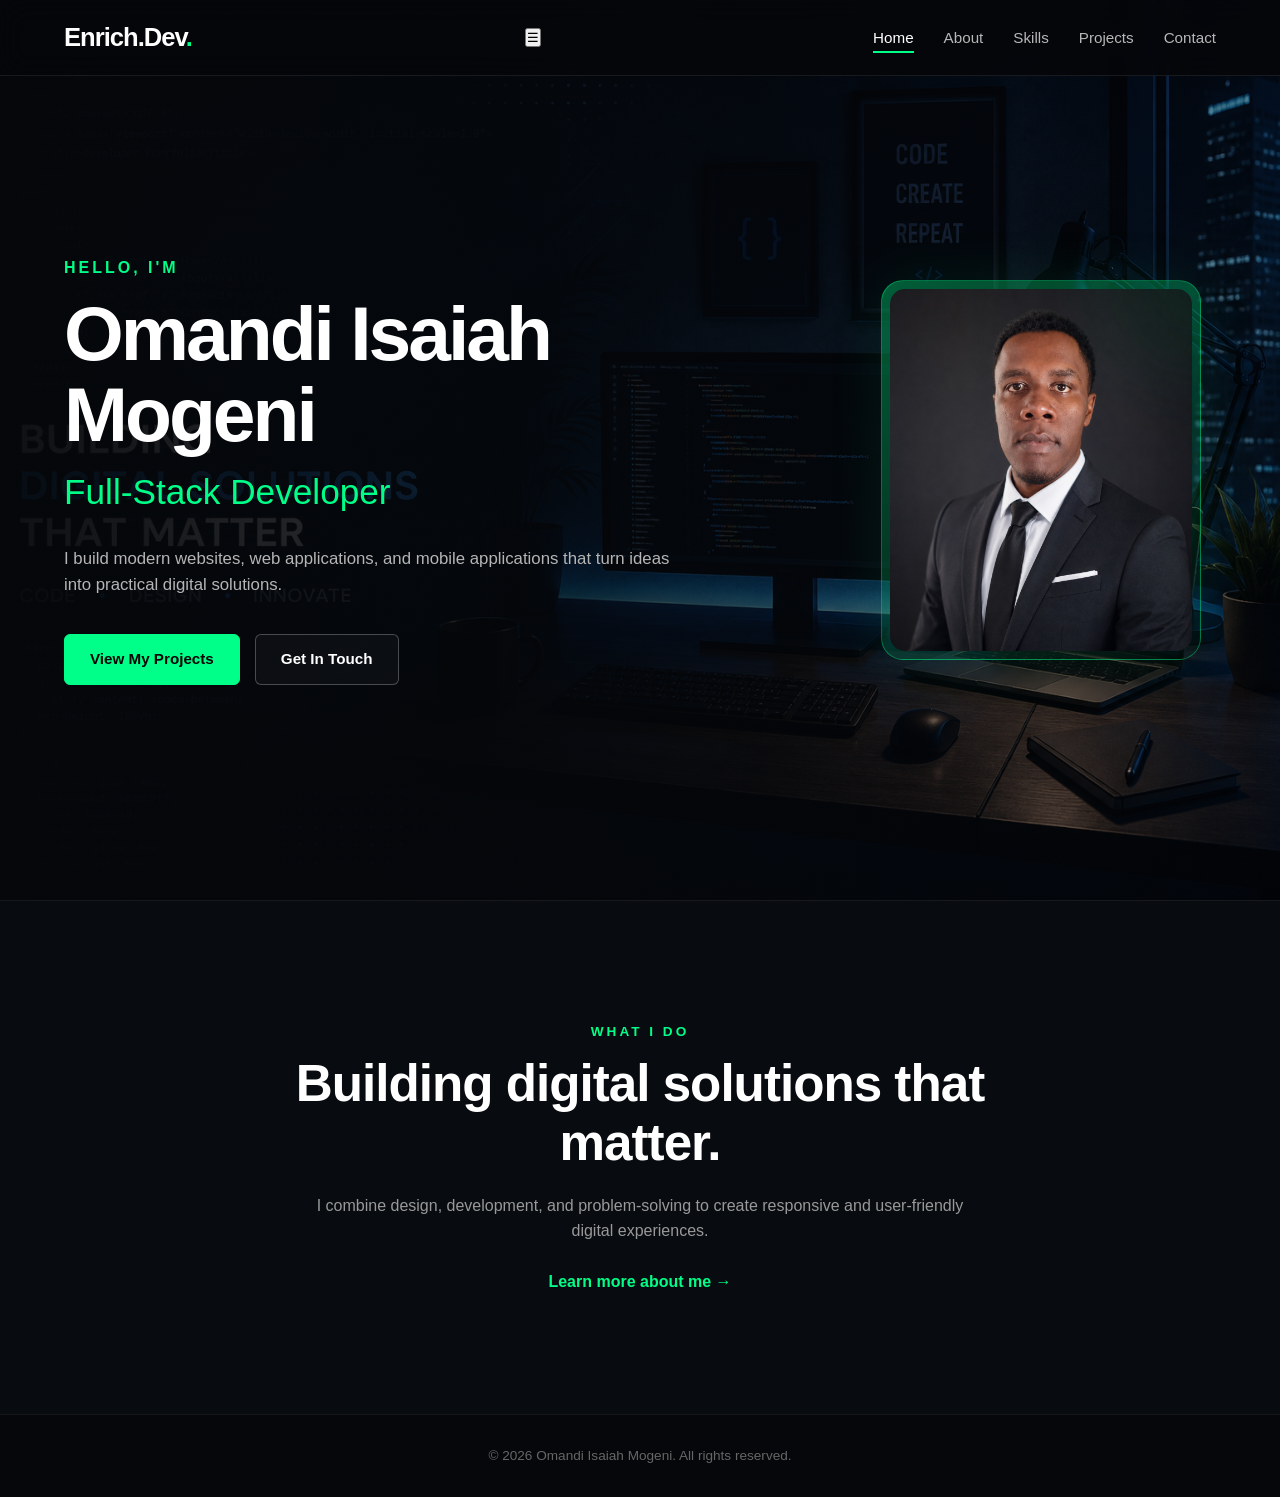
<file: index.html>
<!DOCTYPE html>

<html lang="en">

  <head>

  <meta charset="UTF-8">

  <meta
name="viewport"
content="width=device-width, initial-scale=1.0">

<meta
name="author"
content="Omandi Isaiah Mogeni">

<meta
name="description"
content="Omandi Isaiah Mogeni is a Full-Stack Developer creating modern websites, web applications, and mobile applications.">

  <title>
    Omandi Isaiah Mogeni | Full-Stack Developer
    </title> 
    <link rel="stylesheet" href="index.css">
</head>
<body>
    

  <header class="site-header">
    <nav class="navbar">

  <a href="index.html" class="logo">
    Enrich.Dev<span>.</span>
  </a>

  <ul class="nav-links">

    <li>

      <a href="index.html" class="active">
        Home
      </a>

    </li>

    <li>

      <a href="about.html">
        About
      </a>

    </li>

    <li>

      <a href="skills.html">
        Skills
      </a>

    </li>

    <li>

      <a href="projects.html">
        Projects
      </a>

    </li>

    <li>

      <a href="contact.html">
        Contact
      </a>

    </li>

  </ul>

</nav>

  </header>  
  
  <main>

<section class="hero" id="home">

  
  <div class="hero-content">

    <p class="greeting">
      Hello, I'm
    </p>

    <h1>
      Omandi Isaiah Mogeni
    </h1>

    <h2>
      Full-Stack Developer
    </h2>

    <p class="hero-description">
      I build modern websites, web applications,
      and mobile applications that turn ideas into
      practical digital solutions.
    </p>


    <!-- Buttons -->

    <div class="hero-buttons">

      <a
        href="projects.html"
        class="btn primary-btn"
        
      >
        View My Projects
      </a>

      <a
        href="contact.html"
        class="btn secondary-btn"
        
      >
        Get In Touch
      </a>

    </div>

  </div>


  

  <div class="hero-photo">

    <div class="photo-frame">

      <img
        src="profile.jpg"
        alt="Omandi Isaiah Mogeni"
      >

    </div>

  </div>

</section>



<section class="intro">

  <div class="intro-content">

    <p class="section-label">
      What I Do
    </p>

    <h2>
      Building digital solutions that matter.
    </h2>

    <p>
      I combine design, development, and problem-solving
      to create responsive and user-friendly digital
      experiences.
    </p>

    <a
      href="about.html"
      class="text-link"
      
    >
      Learn more about me →
    </a>

  </div>

</section>

  </main>  

  <footer class="site-footer">
<p>
  &copy; 2026 Omandi Isaiah Mogeni.
  All rights reserved.
</p>

  </footer>

  <script src="script.js">
</script>

  </body>

  </html>
</file>
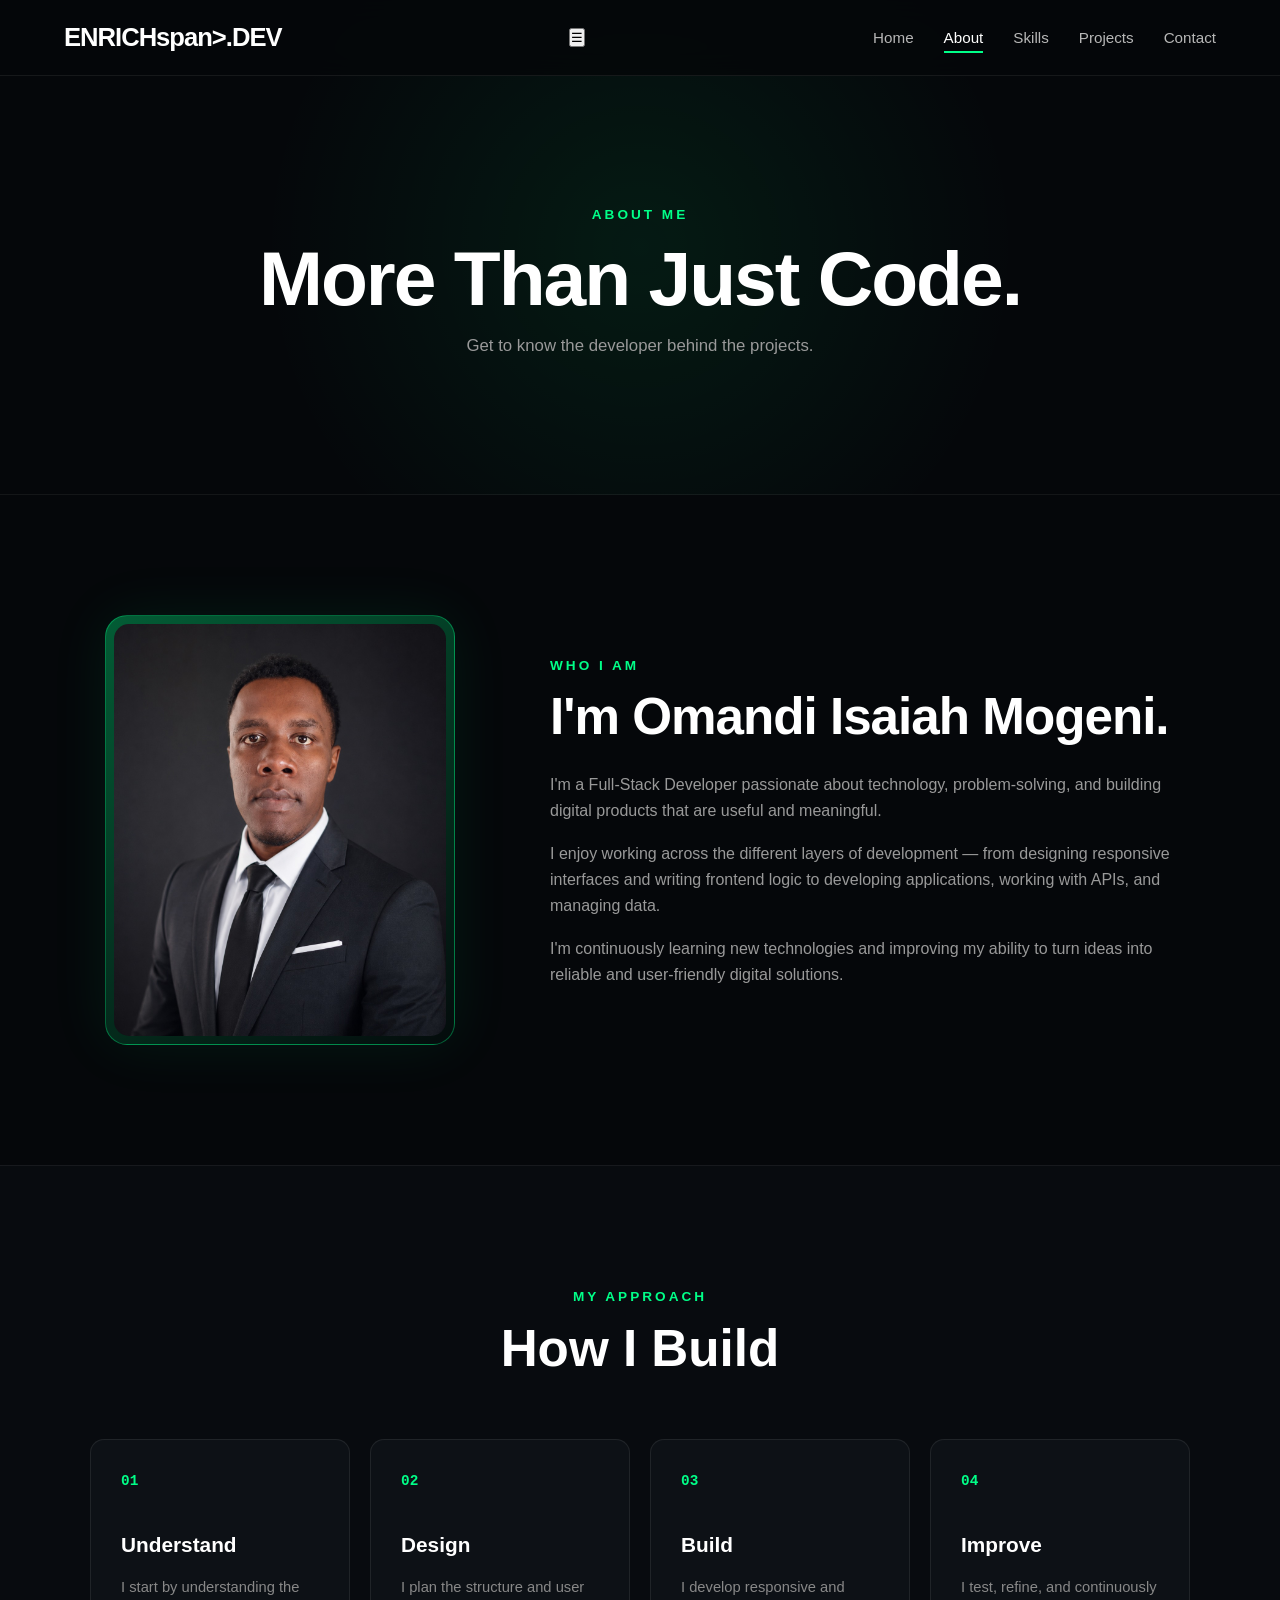
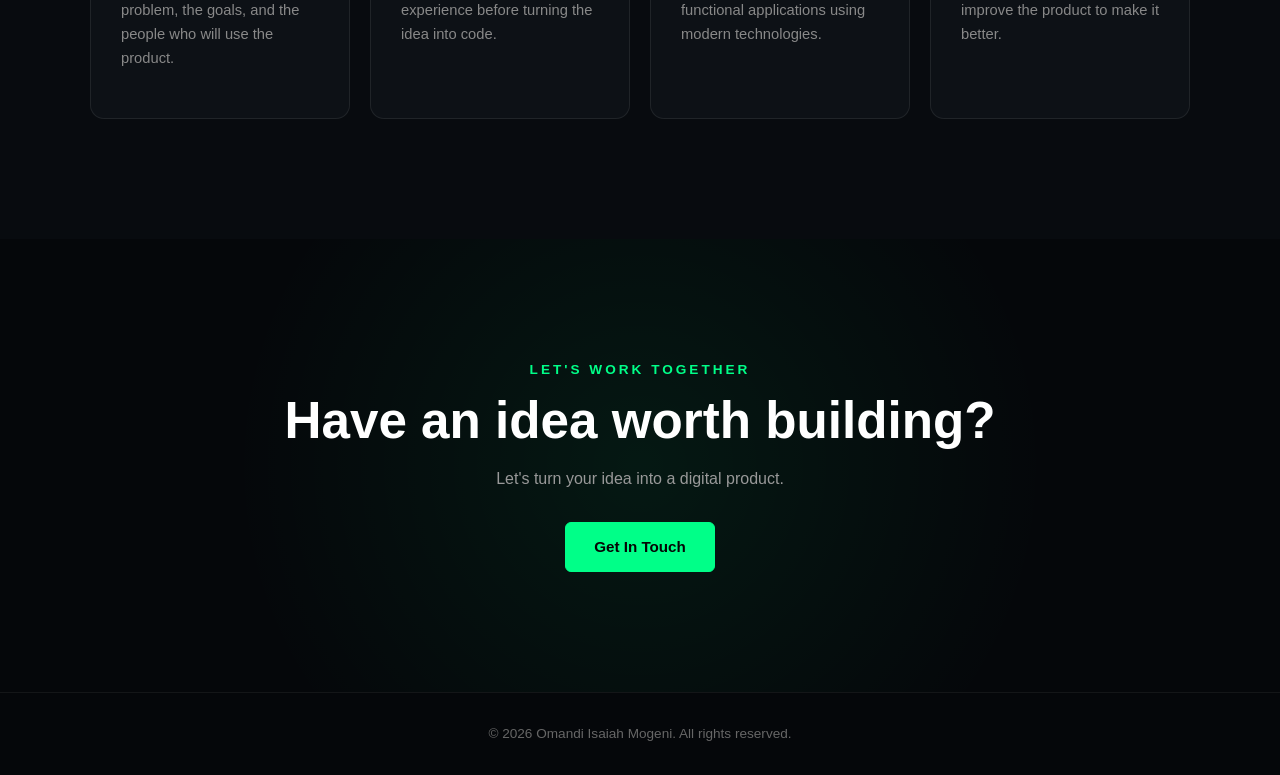
<file: about.html>
<!DOCTYPE html>
<html lang="en">
  <head>
  <meta charset="UTF-8">
  <meta
name="viewport"
content="width=device-width, initial-scale=1.0">
<meta
name="author"
content="Omandi Isaiah Mogeni">
<meta
name="description"
content="Learn more about Omandi Isaiah Mogeni, a Full-Stack Developer passionate about building modern digital solutions.">

  <title>
    About | Omandi Isaiah Mogeni
    </title>
    <link rel="stylesheet" href="about.css">
</head>
<body>
    <!-- =========================
       HEADER
  ========================== -->  
  <header class="site-header">
    <nav class="navbar">

  <a href="index.html" class="logo" target="_blank" rel="noopener noreferrer">
    ENRICHspan>.DEV</span>
  </a>


  <ul class="nav-links">

    <li>
      <a href="index.html"target="_blank" rel="noopener noreferrer">
        Home
      </a>
    </li>

    <li>
      <a href="about.html" class="active"target="_blank" rel="noopener noreferrer">
        About
      </a>
    </li>

    <li>
      <a href="skills.html"target="_blank" rel="noopener noreferrer">
        Skills
      </a>
    </li>

    <li>
      <a href="projects.html"target="_blank" rel="noopener noreferrer">
        Projects
      </a>
    </li>

    <li>
      <a href="contact.html"target="_blank" rel="noopener noreferrer">
        Contact
      </a>
    </li>

  </ul>

</nav>

  </header>  <!-- =========================
       MAIN
  ========================== --> 
  <main> 
  <!-- Page Hero -->

<section class="page-hero">

  <p class="section-label">
    About Me
  </p>

  <h1>
    More Than Just Code.
  </h1>

  <p>
    Get to know the developer behind the projects.
  </p>

</section>


<!-- =========================
     ABOUT CONTENT
========================== -->

<section class="about-section">

  <div class="about-container">


    <!-- Photo -->

    <div class="about-photo">

      <div class="photo-frame">

        <img
          src="profile.jpg"
          alt="Portrait of Omandi Isaiah Mogeni"
        >

      </div>

    </div>


    <!-- About Text -->

    <div class="about-content">

      <p class="section-label">
        Who I Am
      </p>

      <h2>
        I'm Omandi Isaiah Mogeni.
      </h2>

      <p>
        I'm a Full-Stack Developer passionate about
        technology, problem-solving, and building
        digital products that are useful and meaningful.
      </p>

      <p>
        I enjoy working across the different layers
        of development — from designing responsive
        interfaces and writing frontend logic to
        developing applications, working with APIs,
        and managing data.
      </p>

      <p>
        I'm continuously learning new technologies
        and improving my ability to turn ideas into
        reliable and user-friendly digital solutions.
      </p>

    </div>

  </div>

</section>


<!-- =========================
     DEVELOPMENT APPROACH
========================== -->

<section class="approach-section">

  <div class="section-heading">

    <p class="section-label">
      My Approach
    </p>

    <h2>
      How I Build
    </h2>

  </div>


  <div class="approach-grid">

    <article class="approach-card">

      <span class="card-number">
        01
      </span>

      <h3>
        Understand
      </h3>

      <p>
        I start by understanding the problem,
        the goals, and the people who will use
        the product.
      </p>

    </article>


    <article class="approach-card">

      <span class="card-number">
        02
      </span>

      <h3>
        Design
      </h3>

      <p>
        I plan the structure and user experience
        before turning the idea into code.
      </p>

    </article>


    <article class="approach-card">

      <span class="card-number">
        03
      </span>

      <h3>
        Build
      </h3>

      <p>
        I develop responsive and functional
        applications using modern technologies.
      </p>

    </article>


    <article class="approach-card">

      <span class="card-number">
        04
      </span>

      <h3>
        Improve
      </h3>

      <p>
        I test, refine, and continuously improve
        the product to make it better.
      </p>

    </article>

  </div>

</section>


<!-- =========================
     CTA
========================== -->

<section class="about-cta">

  <p class="section-label">
    Let's Work Together
  </p>

  <h2>
    Have an idea worth building?
  </h2>

  <p>
    Let's turn your idea into a digital product.
  </p>

  <a
    href="contact.html"
    class="btn"
    target="_blank" rel="noopener noreferrer"
  >
    Get In Touch
  </a>

</section>

  </main> 
  <!-- =========================
       FOOTER
  ========================== --> 
  <footer class="site-footer">
    <p>
  &copy; 2026 Omandi Isaiah Mogeni.
  All rights reserved.
</p>

  </footer>
  <script src="script.js"></script>
  </body>
  </html>
</file>
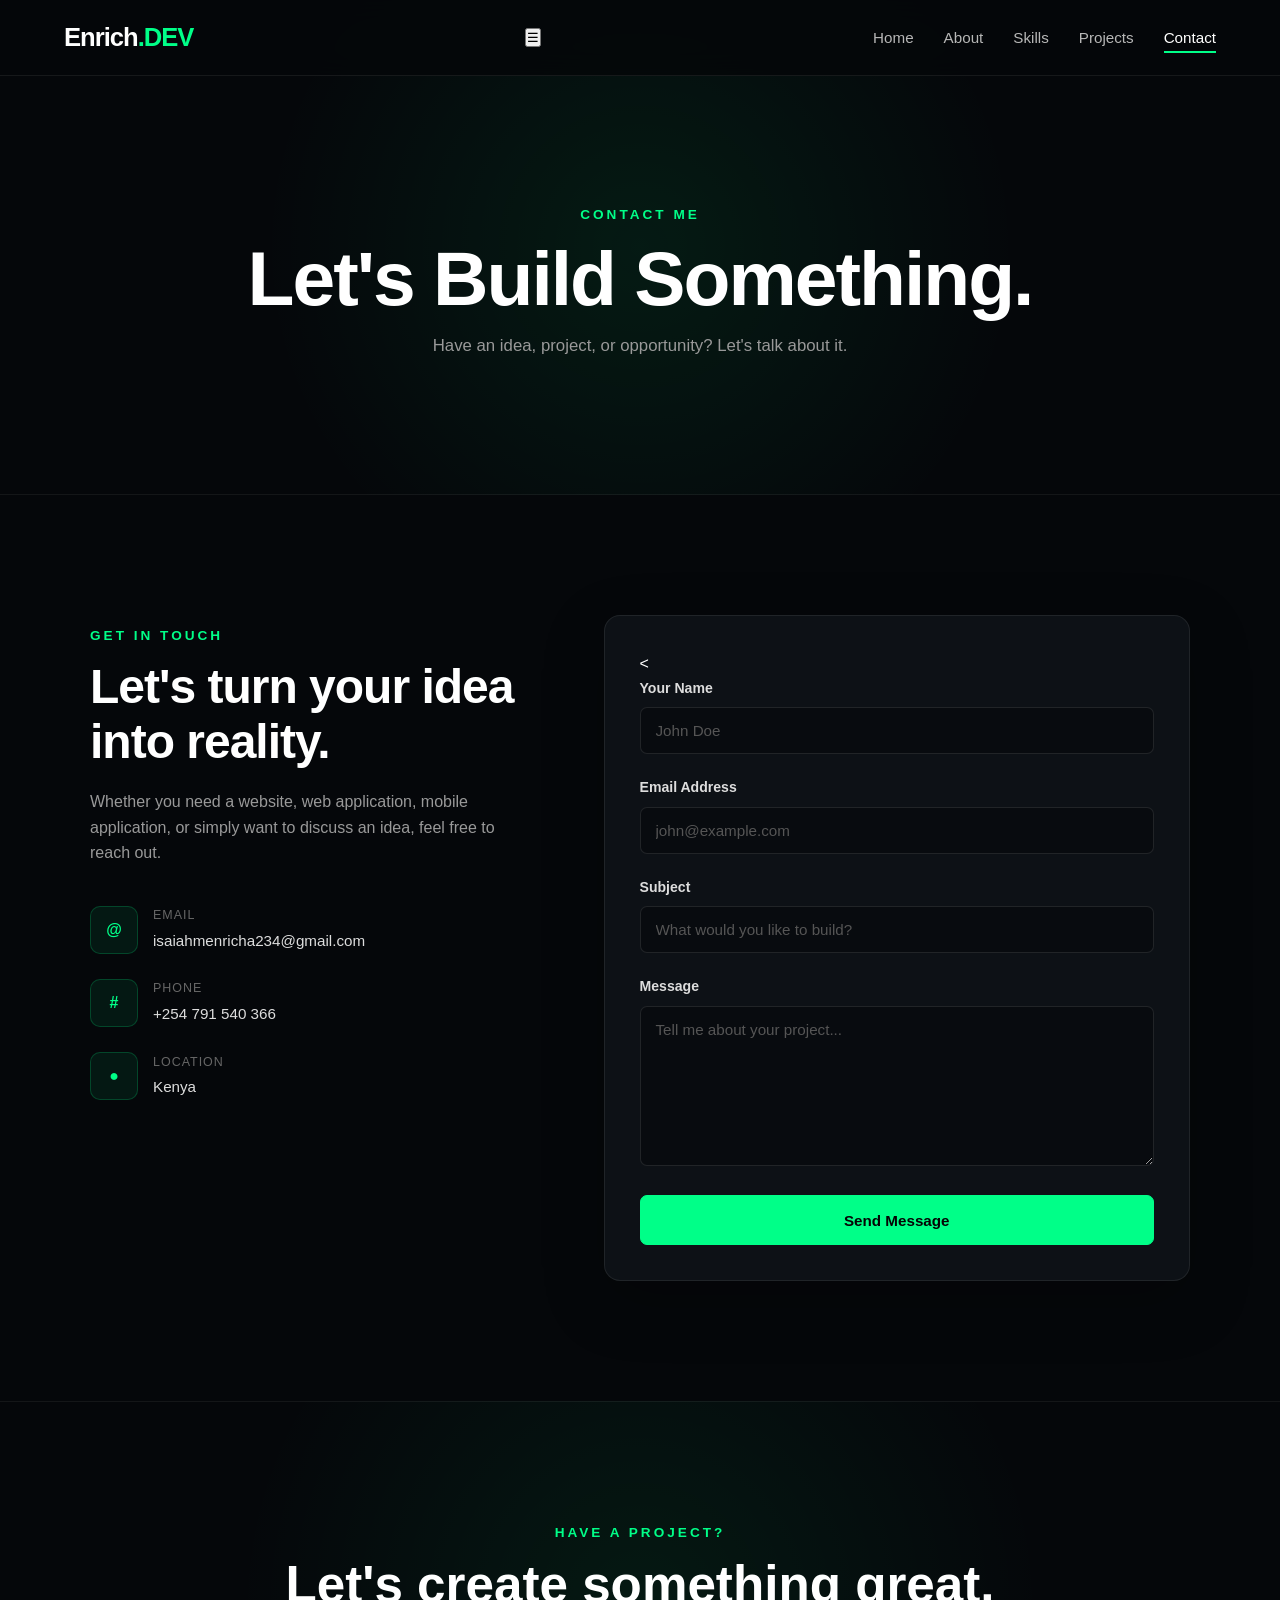
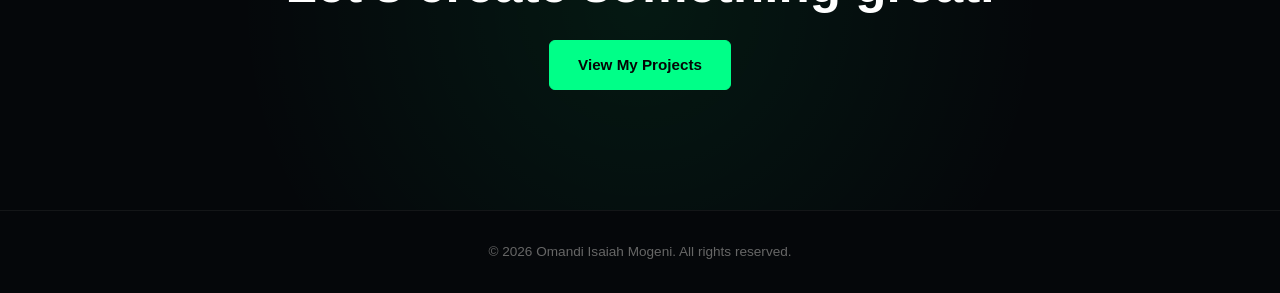
<file: contact.html>
<!-- Title: Contact Page -->

<!DOCTYPE html>
<html lang="en">
  <head>
  <meta charset="UTF-8">

<meta
name="viewport"
content="width=device-width, initial-scale=1.0">

<meta
name="author"
content="Omandi Isaiah Mogeni">

<meta
name="description"
content="Contact Omandi Isaiah Mogeni for web development, web applications, mobile applications, and other digital development projects.">

  <title>Contact | Omandi Isaiah Mogeni</title> 

  <link rel="stylesheet" href="contact.css">

</head>

<body>

    
  <header class="site-header">

    <nav class="navbar">

  <a href="index.html" class="logo">
    Enrich<span>.DEV</span>
  </a>


  <ul class="nav-links">

    <li>

      <a href="index.html">
        Home
      </a>

    </li>

    <li>

      <a href="about.html">
        About
      </a>

    </li>

    <li>

      <a href="skills.html">
        Skills
      </a>

    </li>

    <li>

      <a href="projects.html">
        Projects
      </a>

    </li>

    <li>

      <a href="contact.html" class="active">
        Contact
      </a>

    </li>

  </ul>

</nav>

  </header> 
  

  <main>

<section class="page-hero">

  <p class="section-label">
    Contact Me
  </p>

  <h1>
    Let's Build Something.
  </h1>

  <p>
    Have an idea, project, or opportunity?
    Let's talk about it.
  </p>

</section>




<section class="contact-section">


  <div class="contact-container">


    <!-- Contact Information -->


    <div class="contact-info">


      <p class="section-label">
        Get In Touch
      </p>


      <h2>
        Let's turn your idea into reality.
      </h2>

      <p>
        Whether you need a website, web application,
        mobile application, or simply want to discuss
        an idea, feel free to reach out.
      </p>


      <!-- Email -->

      <div class="contact-item">

        <div class="contact-icon">
          @
        </div>

        <div>

          <span>
            Email
          </span>

<a href="mailto:isaiahmenricha234@gmail.com">
  isaiahmenricha234@gmail.com
</a>

        </div>

      </div>


      <!-- Phone -->

      <div class="contact-item">

        <div class="contact-icon">
          #
        </div>

        <div>

          <span>
            Phone
          </span>

          <a href="tel:+254791540366">
            +254 791 540 366
          </a>

        </div>

      </div>


      <!-- Location -->

      <div class="contact-item">

        <div class="contact-icon">
          ●
        </div>

        <div>

          <span>
            Location
          </span>

          <p>
            Kenya
          </p>

        </div>

      </div>

    </div>


    <!-- =========================
         CONTACT FORM
    ========================== -->

    <div class="contact-form-container">

      <<form
  class="contact-form"
  action="https://formspree.io/f/xrpzkqyw"
  method="POST"
>

  <div class="form-group">

    <label for="name">
      Your Name
    </label>

    <input
      type="text"
      id="name"
      name="name"
      placeholder="John Doe"
      autocomplete="name"
      required
    >

  </div>


  <div class="form-group">

    <label for="email">
      Email Address
    </label>

    <input
      type="email"
      id="email"
      name="email"
      placeholder="john@example.com"
      autocomplete="email"
      required
    >

  </div>


  <div class="form-group">

    <label for="subject">
      Subject
    </label>

    <input
      type="text"
      id="subject"
      name="subject"
      placeholder="What would you like to build?"
      required
    >

  </div>


  <div class="form-group">

    <label for="message">
      Message
    </label>

    <textarea
      id="message"
      name="message"
      rows="7"
      placeholder="Tell me about your project..."
      required
    ></textarea>

  </div>


  <button
    type="submit"
    class="submit-btn"
  >
    Send Message
  </button>

</form>

    </div>

  </div>

</section>


<section class="contact-cta">

  <p class="section-label">
    Have a Project?
  </p>

  <h2>
    Let's create something great.
  </h2>

  <a
    href="projects.html"
    class="btn"
  >
    View My Projects
  </a>

</section>

  </main>  

 <footer class="site-footer">

<p>
  &copy; 2026 Omandi Isaiah Mogeni.
  All rights reserved.
</p>

  </footer>

  <script 
src="script.js">

</script>

  </body>

  </html>
</file>
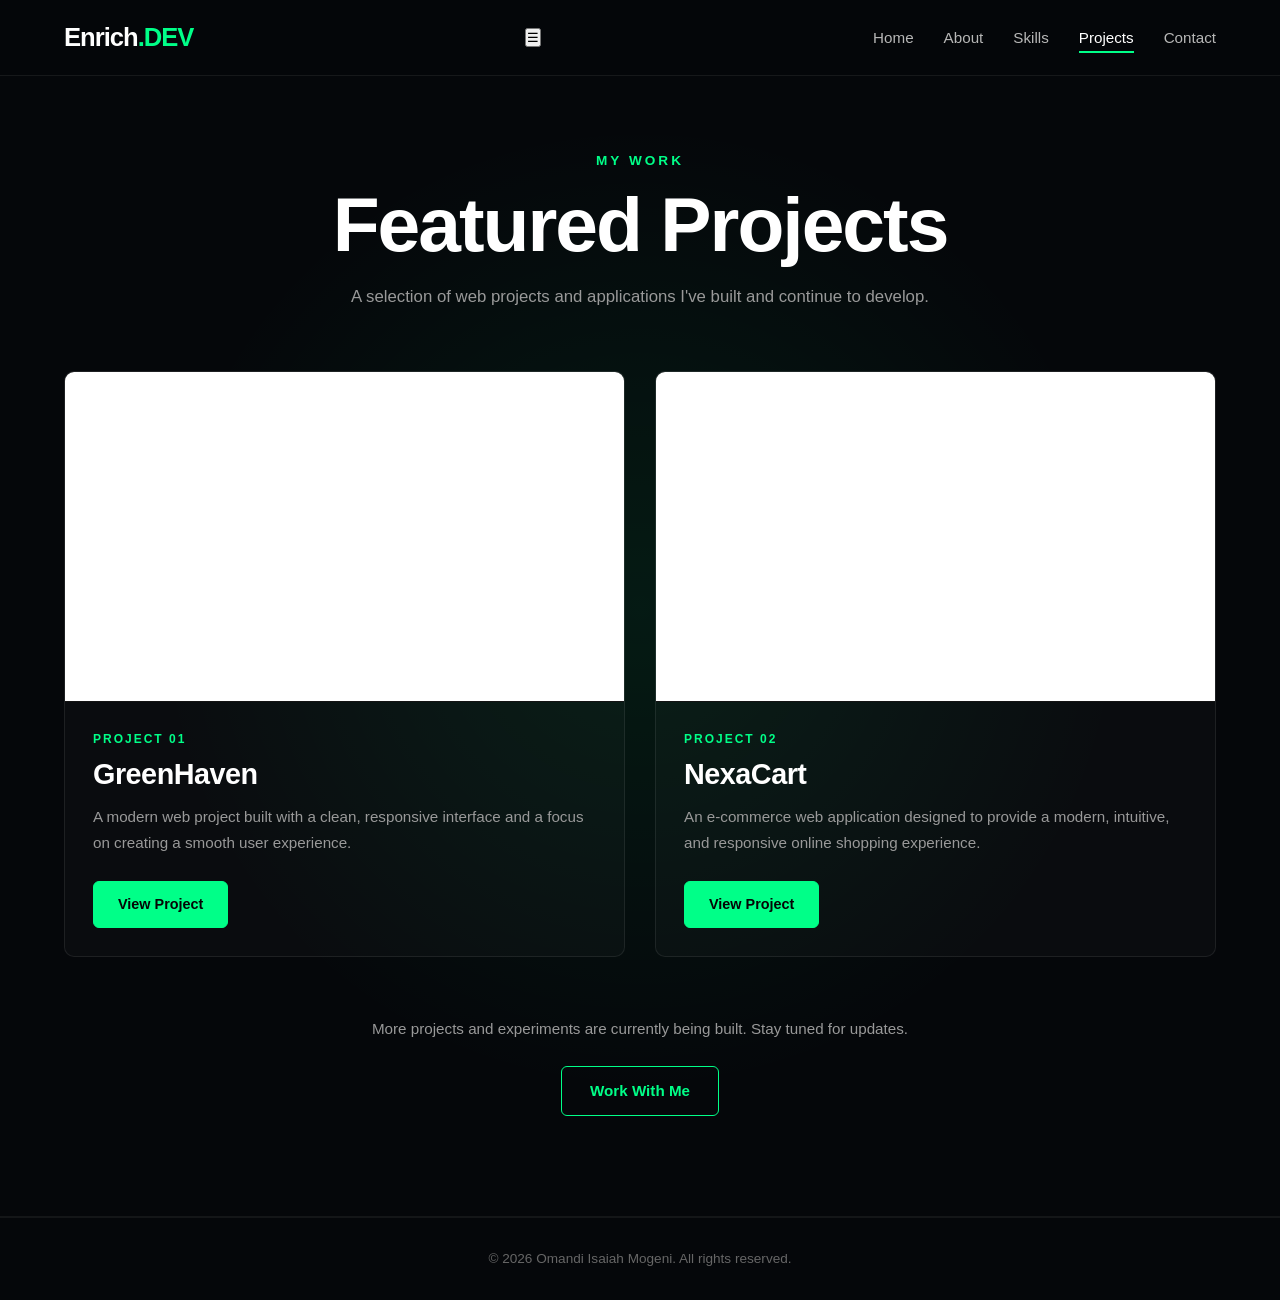
<file: projects.html>
<!DOCTYPE html>
<html lang="en">

<head>
  <meta charset="UTF-8">

  <meta
    name="viewport"
    content="width=device-width, initial-scale=1.0"
  >

  <meta
    name="author"
    content="Omandi Isaiah Mogeni"
  >

  <meta
    name="description"
    content="Projects by Omandi Isaiah Mogeni — web applications and projects built with modern technologies."
  >

  <meta
    name="keywords"
    content="Enrich DEV, Omandi Isaiah Mogeni, web developer, projects, web applications, Kenya"
  >

  <title>Projects | Enrich.DEV</title>

  <link rel="stylesheet" href="projects.css">
</head>

<body>

  <!-- =========================
       HEADER
  ========================== -->

  <header class="site-header">

    <nav class="navbar">

      <a href="index.html" class="logo">
        Enrich<span>.DEV</span>
      </a>

      <ul class="nav-links">

        <li>
          <a href="index.html">Home</a>
        </li>

        <li>
          <a href="about.html">About</a>
        </li>

        <li>
          <a href="skills.html">Skills</a>
        </li>

        <li>
          <a href="projects.html" class="active">
            Projects
          </a>
        </li>

        <li>
          <a href="contact.html">Contact</a>
        </li>

      </ul>

    </nav>

  </header>


  <!-- =========================
       MAIN
  ========================== -->

  <main>

    <section class="projects">

      <div class="projects-header">

        <p class="section-label">
          My Work
        </p>

        <h1>
          Featured Projects
        </h1>

        <p class="projects-intro">
          A selection of web projects and applications
          I've built and continue to develop.
        </p>

      </div>


      <!-- =========================
           PROJECTS GRID
      ========================== -->

      <div class="projects-grid">


        <!-- =========================
             PROJECT 01 — GREENHAVEN
        ========================== -->

        <article class="project-card">

          <div class="project-preview">

            <iframe
              src="https://greenhaven-seven.vercel.app/"
              title="GreenHaven Project Preview"
              loading="lazy"
              allowfullscreen>
            </iframe>

          </div>


          <div class="project-content">

            <p class="project-number">
              Project 01
            </p>

            <h2>
              GreenHaven
            </h2>

            <p class="project-description">
              A modern web project built with a clean,
              responsive interface and a focus on creating
              a smooth user experience.
            </p>


            <div class="project-actions">

              <a
                href="https://greenhaven-seven.vercel.app/"
                target="_blank"
                rel="noopener noreferrer"
                class="project-btn"
              >
                View Project
              </a>

            </div>

          </div>

        </article>



        <!-- =========================
             PROJECT 02 — NEXACART
        ========================== -->

        <article class="project-card">

          <div class="project-preview">

            <iframe
              src="https://nexacart-two.vercel.app/"
              title="NexaCart Project Preview"
              loading="lazy"
              allowfullscreen>
            </iframe>

          </div>


          <div class="project-content">

            <p class="project-number">
              Project 02
            </p>

            <h2>
              NexaCart
            </h2>

            <p class="project-description">
              An e-commerce web application designed to
              provide a modern, intuitive, and responsive
              online shopping experience.
            </p>


            <div class="project-actions">

              <a
                href="https://nexacart-two.vercel.app/"
                target="_blank"
                rel="noopener noreferrer"
                class="project-btn"
              >
                View Project
              </a>

            </div>

          </div>

        </article>


      </div>


      <!-- =========================
           MORE PROJECTS
      ========================== -->

      <div class="projects-footer">

        <p>
          More projects and experiments are currently
          being built. Stay tuned for updates.
        </p>

        <a
          href="contact.html"
          class="contact-project-btn"
        >
          Work With Me
        </a>

      </div>

    </section>

  </main>


  <!-- =========================
       FOOTER
  ========================== -->

  <footer class="site-footer">

    <p>
      &copy; 2026 Omandi Isaiah Mogeni.
      All rights reserved.
    </p>

  </footer>


  <!-- =========================
       JAVASCRIPT
  ========================== -->

  <script src="script.js"></script>

</body>

</html>
</file>
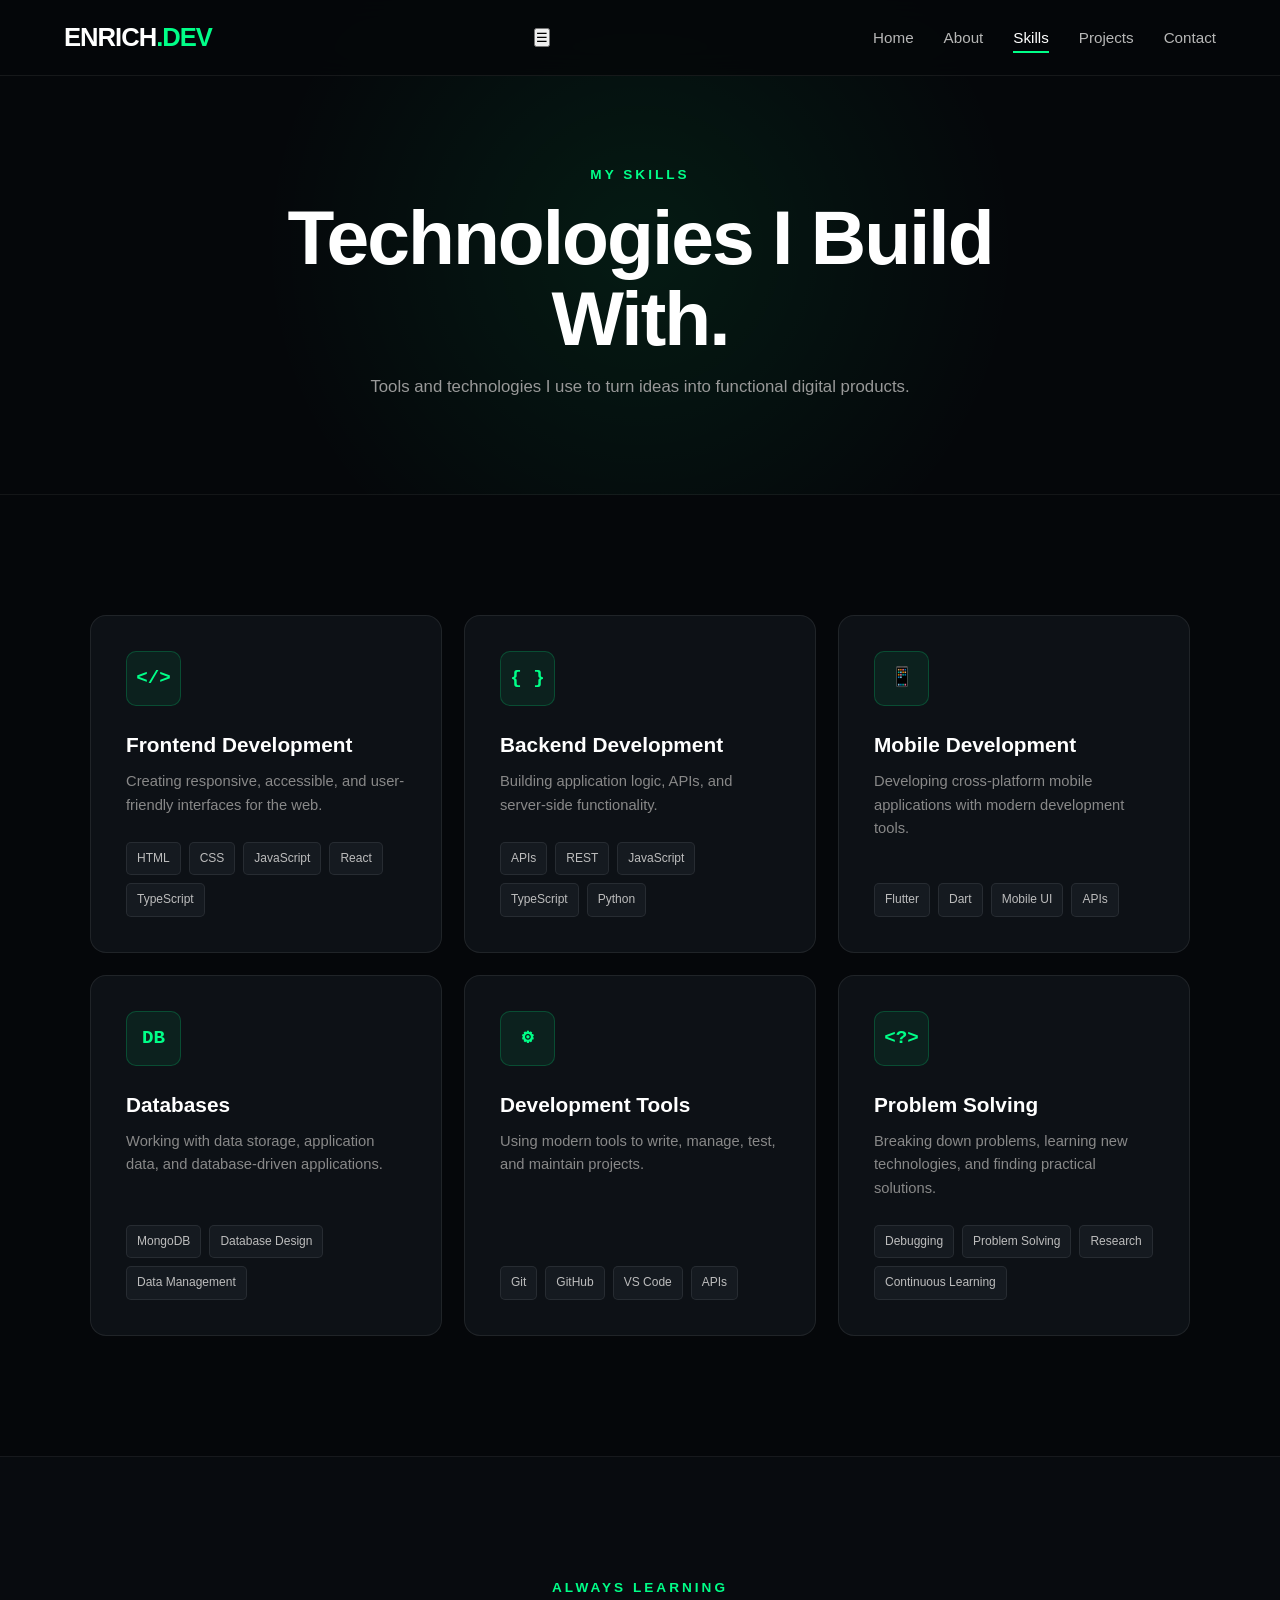
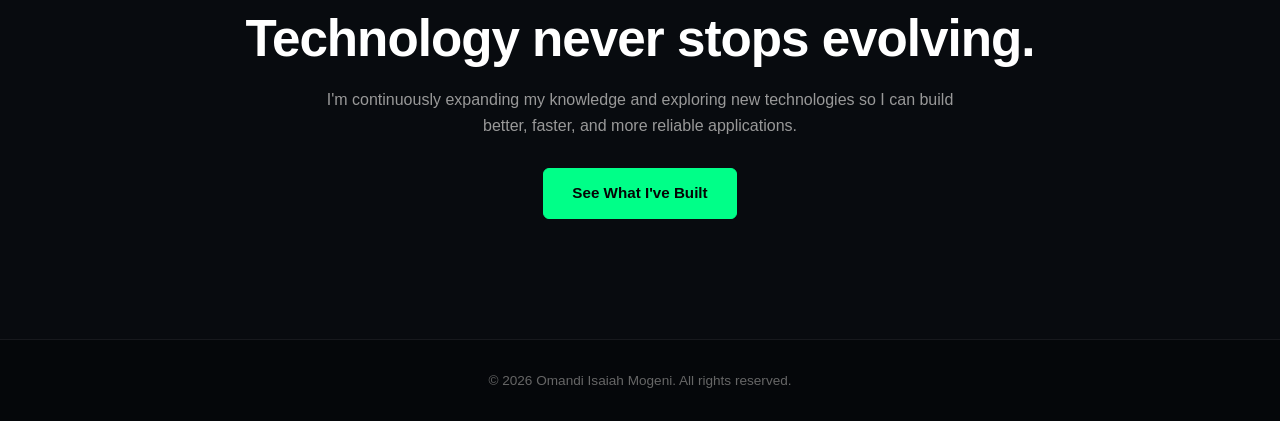
<file: skills.html>
<!-- Title: Skills Page -->
<!DOCTYPE html>
<html lang="en">
  <head>
  <meta charset="UTF-8">
  <meta
name="viewport"
content="width=device-width, initial-scale=1.0">
<meta
name="author"
content="Omandi Isaiah Mogeni">

<meta
name="description"
content="Explore the technical skills and technologies of Omandi Isaiah Mogeni, including frontend, backend, mobile development, databases, APIs, and development tools.">

  <title>
    Skills | Omandi Isaiah Mogeni
    </title>
  <link rel="stylesheet" href="skills.css">
</head>
<body>
    <!-- =========================
       HEADER
  ========================== --> 
  <header class="site-header">
    <nav class="navbar">

  <a href="index.html" class="logo" target="_blank" rel="noopener noreferrer">
    ENRICH<span>.DEV</span>
  </a>


  <ul class="nav-links">

    <li>
      <a href="index.html" target="_blank" rel="noopener noreferrer">
        Home
      </a>
    </li>

    <li>
      <a href="about.html" target="_blank" rel="noopener noreferrer">
        About
      </a>
    </li>

    <li>
      <a href="skills.html" class="active" target="_blank" rel="noopener noreferrer">
        Skills
      </a>
    </li>

    <li>
      <a href="projects.html" target="_blank" rel="noopener noreferrer">
        Projects
      </a>
    </li>

    <li>
      <a href="contact.html" target="_blank" rel="noopener noreferrer">
        Contact
      </a>
    </li>

  </ul>

</nav>

  </header>  <!-- =========================
       MAIN
  ========================== -->  
  <main><!-- Page Hero -->

<section class="page-hero">

  <p class="section-label">
    My Skills
  </p>

  <h1>
    Technologies I Build With.
  </h1>

  <p>
    Tools and technologies I use to turn ideas
    into functional digital products.
  </p>

</section>


<!-- =========================
     SKILLS
========================== -->

<section class="skills-section">

  <div class="skills-container">


    <!-- Frontend -->

    <article class="skill-card">

      <div class="skill-icon">
        &lt;/&gt;
      </div>

      <h2>
        Frontend Development
      </h2>

      <p>
        Creating responsive, accessible, and
        user-friendly interfaces for the web.
      </p>

      <div class="technology-list">

        <span>HTML</span>
        <span>CSS</span>
        <span>JavaScript</span>
        <span>React</span>
        <span>TypeScript</span>

      </div>

    </article>


    <!-- Backend -->

    <article class="skill-card">

      <div class="skill-icon">
        { }
      </div>

      <h2>
        Backend Development
      </h2>

      <p>
        Building application logic, APIs, and
        server-side functionality.
      </p>

      <div class="technology-list">

        <span>APIs</span>
        <span>REST</span>
        <span>JavaScript</span>
        <span>TypeScript</span>
        <span>Python</span>

      </div>

    </article>


    <!-- Mobile -->

    <article class="skill-card">

      <div class="skill-icon">
        📱
      </div>

      <h2>
        Mobile Development
      </h2>

      <p>
        Developing cross-platform mobile applications
        with modern development tools.
      </p>

      <div class="technology-list">

        <span>Flutter</span>
        <span>Dart</span>
        <span>Mobile UI</span>
        <span>APIs</span>

      </div>

    </article>


    <!-- Database -->

    <article class="skill-card">

      <div class="skill-icon">
        DB
      </div>

      <h2>
        Databases
      </h2>

      <p>
        Working with data storage, application
        data, and database-driven applications.
      </p>

      <div class="technology-list">

        <span>MongoDB</span>
        <span>Database Design</span>
        <span>Data Management</span>

      </div>

    </article>


    <!-- Tools -->

    <article class="skill-card">

      <div class="skill-icon">
        ⚙
      </div>

      <h2>
        Development Tools
      </h2>

      <p>
        Using modern tools to write, manage,
        test, and maintain projects.
      </p>

      <div class="technology-list">

        <span>Git</span>
        <span>GitHub</span>
        <span>VS Code</span>
        <span>APIs</span>

      </div>

    </article>


    <!-- Problem Solving -->

    <article class="skill-card">

      <div class="skill-icon">
        &lt;?&gt;
      </div>

      <h2>
        Problem Solving
      </h2>

      <p>
        Breaking down problems, learning new
        technologies, and finding practical solutions.
      </p>

      <div class="technology-list">

        <span>Debugging</span>
        <span>Problem Solving</span>
        <span>Research</span>
        <span>Continuous Learning</span>

      </div>

    </article>

  </div>

</section>


<!-- =========================
     LEARNING SECTION
========================== -->

<section class="learning-section">

  <div class="learning-content">

    <p class="section-label">
      Always Learning
    </p>

    <h2>
      Technology never stops evolving.
    </h2>

    <p>
      I'm continuously expanding my knowledge and
      exploring new technologies so I can build better,
      faster, and more reliable applications.
    </p>

    <a
      href="projects.html"
      class="btn"
      target="_blank" rel="noopener noreferrer"
    >
      See What I've Built
    </a>

  </div>

</section>

  </main>  <!-- =========================
       FOOTER
  ========================== --> 
  <footer class="site-footer">
    <p>
  &copy; 2026 Omandi Isaiah Mogeni.
  All rights reserved.
</p>

  </footer>
  <script src="script.js"></script>
  </body>
  </html>
</file>
<file: index.css>
/* =========================================
OMandi Isaiah Mogeni
Personal Portfolio - Landing Page
index.css
========================================= */

/* =========================================
RESET
========================================= */

* {
  margin: 0;
  padding: 0;
  box-sizing: border-box;
  }

html {
scroll-behavior: smooth;
}

body {
min-height: 100vh;

font-family:
Arial,
Helvetica,
sans-serif;

background: #05070a;
color: #ffffff;

line-height: 1.6;
}

/* =========================================
GENERAL
========================================= */

a {
color: inherit;
text-decoration: none;
}

ul {
list-style: none;
}

img {
max-width: 100%;
}

/* =========================================
HEADER
========================================= */

.site-header {
position: fixed;

top: 0;
left: 0;

width: 100%;

z-index: 1000;

background: rgba(5, 7, 10, 0.85);

backdrop-filter: blur(14px);

border-bottom: 1px solid rgba(255, 255, 255, 0.08);
}

/* =========================================
NAVBAR
========================================= */

.navbar {
width: 90%;
max-width: 1200px;

min-height: 75px;

margin: 0 auto;

display: flex;

align-items: center;
justify-content: space-between;

gap: 30px;
}

/* =========================================
LOGO
========================================= */

.logo {
font-size: 1.6rem;

font-weight: 700;

letter-spacing: -1px;

white-space: nowrap;
}

.logo span {
color: #00ff88;
}

/* =========================================
NAVIGATION LINKS
========================================= */

.nav-links {
display: flex;

align-items: center;

gap: 30px;
}

.nav-links a {
position: relative;

color: #b7b7b7;

font-size: 0.95rem;

transition: 0.3s ease;
}

.nav-links a:hover,
.nav-links a.active {
color: #ffffff;
}

/* Navigation underline */

.nav-links a::after {
content: "";

position: absolute;

left: 0;
bottom: -7px;

width: 0;
height: 2px;

background: #00ff88;

transition: width 0.3s ease;
}

.nav-links a:hover::after,
.nav-links a.active::after {
width: 100%;
}

/* =========================================
HERO
========================================= */

.hero {
position: relative;

min-height: 100vh;

width: 100%;

padding: 120px 5% 80px;

display: flex;

align-items: center;
justify-content: space-between;

gap: 70px;

overflow: hidden;

background-image:
linear-gradient(
90deg,
rgba(5, 7, 10, 0.96) 0%,
rgba(5, 7, 10, 0.82) 42%,
rgba(5, 7, 10, 0.42) 100%
),
url("background.png");

background-size: cover;

background-position: center;

background-repeat: no-repeat;
}

/* =========================================
HERO CONTENT
========================================= */

.hero-content {
position: relative;

z-index: 2;

width: 100%;
max-width: 700px;
}

/* =========================================
GREETING
========================================= */

.greeting {
margin-bottom: 12px;

color: #00ff88;

font-size: 1rem;

font-weight: 700;

letter-spacing: 3px;

text-transform: uppercase;
}

/* =========================================
MAIN HEADING
========================================= */

.hero h1 {
margin-bottom: 10px;

font-size: clamp(2.7rem, 6vw, 5.5rem);

line-height: 1.05;

letter-spacing: -3px;

font-weight: 800;
}

/* =========================================
JOB TITLE
========================================= */

.hero h2 {
margin-bottom: 25px;

color: #00ff88;

font-size: clamp(1.4rem, 3vw, 2.2rem);

font-weight: 500;
}

/* =========================================
DESCRIPTION
========================================= */

.hero-description {
max-width: 620px;

margin-bottom: 35px;

color: #b5b5b5;

font-size: 1.05rem;
}

/* =========================================
HERO BUTTONS
========================================= */

.hero-buttons {
display: flex;

flex-wrap: wrap;

gap: 15px;
}

/* =========================================
BUTTON
========================================= */

.btn {
display: inline-flex;

align-items: center;
justify-content: center;

min-height: 48px;

padding: 12px 25px;

border-radius: 6px;

font-size: 0.95rem;

font-weight: 700;

transition:
transform 0.3s ease,
box-shadow 0.3s ease,
border-color 0.3s ease,
color 0.3s ease;
}

/* Primary */

.primary-btn {
background: #00ff88;

color: #050505;

border: 1px solid #00ff88;
}

.primary-btn:hover {
transform: translateY(-3px);

box-shadow:
0 12px 30px rgba(0, 255, 136, 0.2);
}

/* Secondary */

.secondary-btn {
background: rgba(255, 255, 255, 0.03);

color: #ffffff;

border: 1px solid rgba(255, 255, 255, 0.25);
}

.secondary-btn:hover {
transform: translateY(-3px);

color: #00ff88;

border-color: #00ff88;
}

/* =========================================
PROFILE PHOTO
========================================= */

.hero-photo {
position: relative;

z-index: 2;

flex: 0 0 350px;

display: flex;

align-items: center;
justify-content: center;
}

/* Photo frame */

.photo-frame {
position: relative;

width: 320px;
height: 380px;

padding: 8px;

background:
linear-gradient(
145deg,
rgba(0, 255, 136, 0.35),
rgba(0, 255, 136, 0.03)
);

border: 1px solid rgba(0, 255, 136, 0.35);

border-radius: 22px;

overflow: hidden;

box-shadow:
0 0 60px rgba(0, 255, 136, 0.08);

transition: 0.4s ease;
}

/* Photo frame hover */

.photo-frame:hover {
transform: translateY(-8px);

border-color: #00ff88;

box-shadow:
0 25px 70px rgba(0, 255, 136, 0.15);
}

/* Photo */

.photo-frame img {
width: 100%;
height: 100%;

display: block;

object-fit: cover;

object-position: center;

border-radius: 15px;
}

/* =========================================
PHOTO GLOW
========================================= */

.photo-frame::before {
content: "";

position: absolute;

width: 180px;
height: 180px;

top: -90px;
right: -90px;

background: #00ff88;

opacity: 0.08;

border-radius: 50%;

filter: blur(50px);

pointer-events: none;
}

/* =========================================
INTRODUCTION
========================================= */

.intro {
width: 100%;

padding: 120px 5%;

background: #080b0f;

border-top: 1px solid rgba(255, 255, 255, 0.06);
}

/* =========================================
INTRO CONTENT
========================================= */

.intro-content {
width: 100%;

max-width: 800px;

margin: 0 auto;

text-align: center;
}

/* =========================================
SECTION LABEL
========================================= */

.section-label {
margin-bottom: 12px;

color: #00ff88;

font-size: 0.85rem;

font-weight: 700;

letter-spacing: 3px;

text-transform: uppercase;
}

/* =========================================
INTRO HEADING
========================================= */

.intro h2 {
margin-bottom: 20px;

font-size: clamp(2rem, 4vw, 3.2rem);

line-height: 1.15;

letter-spacing: -1px;
}

/* =========================================
INTRO TEXT
========================================= */

.intro p:not(.section-label) {
max-width: 650px;

margin: 0 auto 25px;

color: #999999;

font-size: 1rem;
}

/* =========================================
TEXT LINK
========================================= */

.text-link {
display: inline-block;

color: #00ff88;

font-weight: 700;

transition: 0.3s ease;
}

.text-link:hover {
transform: translateX(5px);
}

/* =========================================
FOOTER
========================================= */

.site-footer {
width: 100%;

padding: 30px 5%;

text-align: center;

background: #05070a;

border-top: 1px solid rgba(255, 255, 255, 0.06);

color: #666666;

font-size: 0.85rem;
}

/* =========================================
TABLETS
========================================= */

@media (max-width: 950px) {

.hero {
gap: 40px;

padding-left: 6%;
padding-right: 6%;

}

.hero h1 {
font-size: clamp(2.5rem, 6vw, 4rem);
}

.hero-photo {
flex: 0 0 280px;
}

.photo-frame {
width: 270px;
height: 330px;
}

.nav-links {
gap: 20px;
}

}

/* =========================================
MOBILE / TABLET
========================================= */

@media (max-width: 750px) {

.navbar {
min-height: 70px;
}

.nav-links {
gap: 14px;
}

.nav-links a {
font-size: 0.82rem;
}

/* Hero becomes vertical */

.hero {
min-height: auto;

padding-top: 130px;
padding-bottom: 90px;

flex-direction: column;

text-align: center;

background-position: center;

}

.hero-content {
max-width: 650px;
}

.hero-description {
margin-left: auto;
margin-right: auto;
}

.hero-buttons {
justify-content: center;
}

.hero-photo {
flex: none;

width: 100%;

}

.photo-frame {
width: 260px;
height: 320px;
}

}

/* =========================================
SMALL MOBILE
========================================= */

@media (max-width: 550px) {

.site-header {
position: absolute;
}

.navbar {
width: 94%;

flex-direction: column;

justify-content: center;

gap: 8px;

padding: 15px 0;

}

.nav-links {
width: 100%;

justify-content: center;

flex-wrap: wrap;

gap: 10px 15px;

}

.nav-links a {
font-size: 0.78rem;
}

.hero {
padding-top: 155px;

padding-left: 6%;
padding-right: 6%;

}

.greeting {
font-size: 0.8rem;

letter-spacing: 2px;

}

.hero h1 {
font-size: 2.5rem;

letter-spacing: -1.5px;

}

.hero h2 {
font-size: 1.35rem;
}

.hero-description {
font-size: 0.95rem;
}

.hero-buttons {
width: 100%;

flex-direction: column;

gap: 12px;

}

.btn {
width: 100%;
}

.photo-frame {
width: 230px;
height: 285px;
}

.intro {
padding: 85px 7%;
}

.intro h2 {
font-size: 2rem;
}

}

/* =========================================
VERY SMALL PHONES
========================================= */

@media (max-width: 380px) {

.nav-links {
gap: 8px 11px;
}

.nav-links a {
font-size: 0.7rem;
}

.hero h1 {
font-size: 2.2rem;
}

.photo-frame {
width: 210px;
height: 265px;
}

}
</file>
<file: about.css>
/* =========================================
OMandi Isaiah Mogeni
About Page
about.css
========================================= */

/* =========================================
RESET
========================================= */

* {
  margin: 0;
  padding: 0;
  box-sizing: border-box;
  }

html {
scroll-behavior: smooth;
}

body {
min-height: 100vh;

font-family:
Arial,
Helvetica,
sans-serif;

background: #05070a;

color: #ffffff;

line-height: 1.6;
}

/* =========================================
GENERAL
========================================= */

a {
color: inherit;
text-decoration: none;
}

ul {
list-style: none;
}

img {
max-width: 100%;
display: block;
}

/* =========================================
HEADER
========================================= */

.site-header {
position: fixed;

top: 0;
left: 0;

width: 100%;

z-index: 1000;

background: rgba(5, 7, 10, 0.88);

backdrop-filter: blur(14px);

border-bottom: 1px solid rgba(255, 255, 255, 0.07);
}

/* =========================================
NAVBAR
========================================= */

.navbar {
width: 90%;
max-width: 1200px;

min-height: 75px;

margin: 0 auto;

display: flex;

align-items: center;
justify-content: space-between;

gap: 30px;
}

/* =========================================
LOGO
========================================= */

.logo {
font-size: 1.6rem;

font-weight: 700;

letter-spacing: -1px;

white-space: nowrap;
}

.logo span {
color: #00ff88;
}

/* =========================================
NAVIGATION
========================================= */

.nav-links {
display: flex;

align-items: center;

gap: 30px;
}

.nav-links a {
position: relative;

color: #b7b7b7;

font-size: 0.95rem;

transition: 0.3s ease;
}

.nav-links a:hover,
.nav-links a.active {
color: #ffffff;
}

/* Navigation underline */

.nav-links a::after {
content: "";

position: absolute;

left: 0;
bottom: -7px;

width: 0;
height: 2px;

background: #00ff88;

transition: width 0.3s ease;
}

.nav-links a:hover::after,
.nav-links a.active::after {
width: 100%;
}

/* =========================================
PAGE HERO
========================================= */

.page-hero {
min-height: 55vh;

padding:
150px 5% 80px;

display: flex;

flex-direction: column;

align-items: center;
justify-content: center;

text-align: center;

background:
radial-gradient(
circle at center,
rgba(0, 255, 136, 0.08),
transparent 55%
);

border-bottom: 1px solid rgba(255, 255, 255, 0.06);
}

/* =========================================
SECTION LABEL
========================================= */

.section-label {
margin-bottom: 12px;

color: #00ff88;

font-size: 0.85rem;

font-weight: 700;

letter-spacing: 3px;

text-transform: uppercase;
}

/* =========================================
PAGE HERO HEADING
========================================= */

.page-hero h1 {
max-width: 900px;

margin-bottom: 15px;

font-size: clamp(2.8rem, 6vw, 5rem);

line-height: 1.05;

letter-spacing: -2px;
}

.page-hero > p:last-child {
color: #999999;

font-size: 1.05rem;
}

/* =========================================
ABOUT SECTION
========================================= */

.about-section {
padding: 120px 5%;
}

/* =========================================
ABOUT CONTAINER
========================================= */

.about-container {
width: 100%;

max-width: 1100px;

margin: 0 auto;

display: grid;

grid-template-columns:
minmax(280px, 380px)
1fr;

align-items: center;

gap: 80px;
}

/* =========================================
ABOUT PHOTO
========================================= */

.about-photo {
display: flex;

justify-content: center;
}

/* =========================================
PHOTO FRAME
========================================= */

.photo-frame {
width: 350px;
height: 430px;

padding: 8px;

background:
linear-gradient(
145deg,
rgba(0, 255, 136, 0.35),
rgba(0, 255, 136, 0.02)
);

border:
1px solid
rgba(0, 255, 136, 0.35);

border-radius: 22px;

box-shadow:
0 0 60px
rgba(0, 255, 136, 0.08);

overflow: hidden;

transition: 0.4s ease;
}

.photo-frame:hover {
transform: translateY(-8px);

border-color: #00ff88;

box-shadow:
0 25px 70px
rgba(0, 255, 136, 0.14);
}

/* =========================================
PHOTO
========================================= */

.photo-frame img {
width: 100%;
height: 100%;

object-fit: cover;

object-position: center;

border-radius: 15px;
}

/* =========================================
ABOUT CONTENT
========================================= */

.about-content {
max-width: 650px;
}

.about-content h2 {
margin-bottom: 25px;

font-size: clamp(2rem, 4vw, 3.2rem);

line-height: 1.15;

letter-spacing: -1px;
}

.about-content p:not(.section-label) {
margin-bottom: 18px;

color: #999999;

font-size: 1rem;
}

/* =========================================
APPROACH SECTION
========================================= */

.approach-section {
padding: 120px 5%;

background: #080b0f;

border-top:
1px solid
rgba(255, 255, 255, 0.06);
}

/* =========================================
SECTION HEADING
========================================= */

.section-heading {
max-width: 800px;

margin: 0 auto 60px;

text-align: center;
}

.section-heading h2 {
font-size: clamp(2rem, 4vw, 3.2rem);

line-height: 1.15;
}

/* =========================================
APPROACH GRID
========================================= */

.approach-grid {
width: 100%;

max-width: 1100px;

margin: 0 auto;

display: grid;

grid-template-columns:
repeat(4, 1fr);

gap: 20px;
}

/* =========================================
APPROACH CARD
========================================= */

.approach-card {
position: relative;

min-height: 280px;

padding: 30px;

background: #0d1116;

border:
1px solid
rgba(255, 255, 255, 0.08);

border-radius: 14px;

transition:
transform 0.3s ease,
border-color 0.3s ease,
box-shadow 0.3s ease;
}

.approach-card:hover {
transform: translateY(-8px);

border-color:
rgba(0, 255, 136, 0.4);

box-shadow:
0 20px 50px
rgba(0, 0, 0, 0.3);
}

/* =========================================
CARD NUMBER
========================================= */

.card-number {
display: block;

margin-bottom: 35px;

color: #00ff88;

font-family: monospace;

font-size: 0.9rem;

font-weight: 700;
}

/* =========================================
CARD HEADING
========================================= */

.approach-card h3 {
margin-bottom: 15px;

font-size: 1.3rem;
}

/* =========================================
CARD TEXT
========================================= */

.approach-card p {
color: #888888;

font-size: 0.92rem;
}

/* =========================================
CTA
========================================= */

.about-cta {
padding: 120px 5%;

text-align: center;

background:
radial-gradient(
circle at center,
rgba(0, 255, 136, 0.07),
transparent 60%
);
}

.about-cta h2 {
margin-bottom: 15px;

font-size: clamp(2rem, 4vw, 3.2rem);

line-height: 1.15;
}

.about-cta > p:not(.section-label) {
margin-bottom: 30px;

color: #999999;
}

/* =========================================
CTA BUTTON
========================================= */

.btn {
display: inline-flex;

align-items: center;
justify-content: center;

min-height: 48px;

padding: 12px 28px;

background: #00ff88;

color: #050505;

border:
1px solid
#00ff88;

border-radius: 6px;

font-size: 0.95rem;

font-weight: 700;

transition: 0.3s ease;
}

.btn:hover {
transform: translateY(-3px);

box-shadow:
0 12px 30px
rgba(0, 255, 136, 0.2);
}

/* =========================================
FOOTER
========================================= */

.site-footer {
padding: 30px 5%;

text-align: center;

background: #05070a;

border-top:
1px solid
rgba(255, 255, 255, 0.06);

color: #666666;

font-size: 0.85rem;
}

/* =========================================
TABLETS
========================================= */

@media (max-width: 950px) {

.about-container {
grid-template-columns:
280px
1fr;

gap: 50px;

}

.photo-frame {
width: 280px;
height: 350px;
}

.approach-grid {
grid-template-columns:
repeat(2, 1fr);
}

.nav-links {
gap: 20px;
}

}

/* =========================================
MOBILE
========================================= */

@media (max-width: 750px) {

.navbar {
min-height: 70px;
}

.nav-links {
gap: 14px;
}

.nav-links a {
font-size: 0.82rem;
}

.page-hero {
min-height: 50vh;

padding-top: 140px;

}

.about-section {
padding: 90px 6%;
}

.about-container {
grid-template-columns: 1fr;

gap: 60px;

text-align: center;

}

.about-content {
max-width: 700px;

margin: 0 auto;

}

.about-photo {
order: 1;
}

.about-content {
order: 2;
}

.photo-frame {
width: 270px;
height: 330px;
}

.approach-section {
padding: 90px 6%;
}

.approach-grid {
grid-template-columns: 1fr;
}

.approach-card {
min-height: auto;
}

.about-cta {
padding: 90px 6%;
}

}

/* =========================================
SMALL PHONES
========================================= */

@media (max-width: 550px) {

.site-header {
position: absolute;
}

.navbar {
width: 94%;

flex-direction: column;

justify-content: center;

gap: 8px;

padding: 15px 0;

}

.nav-links {
width: 100%;

justify-content: center;

flex-wrap: wrap;

gap: 10px 15px;

}

.nav-links a {
font-size: 0.78rem;
}

.page-hero {
padding:
155px 6%
80px;
}

.page-hero h1 {
font-size: 2.6rem;

letter-spacing: -1.5px;

}

.page-hero > p:last-child {
font-size: 0.95rem;
}

.about-section {
padding:
80px 7%;
}

.photo-frame {
width: 230px;
height: 285px;
}

.about-content h2 {
font-size: 2rem;
}

.about-content p:not(.section-label) {
font-size: 0.95rem;
}

.approach-section {
padding:
80px 7%;
}

.section-heading {
margin-bottom: 40px;
}

.approach-card {
padding: 25px;
}

.about-cta {
padding:
80px 7%;
}

.about-cta h2 {
font-size: 2rem;
}

}

/* =========================================
VERY SMALL PHONES
========================================= */

@media (max-width: 380px) {

.nav-links {
gap: 8px 11px;
}

.nav-links a {
font-size: 0.7rem;
}

.page-hero h1 {
font-size: 2.2rem;
}

.photo-frame {
width: 210px;
height: 265px;
}

}
</file>
<file: contact.css>
/* =========================================
OMANDI ISAIAH MOGENI
Contact Page
contact.css
========================================= */

/* =========================================
RESET
========================================= */

* {
  margin: 0;
  padding: 0;
  box-sizing: border-box;
  }

html {
scroll-behavior: smooth;
}

body {
min-height: 100vh;

font-family:
Arial,
Helvetica,
sans-serif;

background: #05070a;

color: #ffffff;

line-height: 1.6;
}

/* =========================================
GENERAL
========================================= */

a {
color: inherit;
text-decoration: none;
}

ul {
list-style: none;
}

/* =========================================
HEADER
========================================= */

.site-header {
position: fixed;

top: 0;
left: 0;

width: 100%;

z-index: 1000;

background: rgba(5, 7, 10, 0.88);

backdrop-filter: blur(14px);

border-bottom:
1px solid
rgba(255, 255, 255, 0.07);
}

/* =========================================
NAVBAR
========================================= */

.navbar {
width: 90%;
max-width: 1200px;

min-height: 75px;

margin: 0 auto;

display: flex;

align-items: center;
justify-content: space-between;

gap: 30px;
}

/* =========================================
LOGO
========================================= */

.logo {
font-size: 1.6rem;

font-weight: 700;

letter-spacing: -1px;

white-space: nowrap;
}

.logo span {
color: #00ff88;
}

/* =========================================
NAVIGATION
========================================= */

.nav-links {
display: flex;

align-items: center;

gap: 30px;
}

.nav-links a {
position: relative;

color: #b7b7b7;

font-size: 0.95rem;

transition: 0.3s ease;
}

.nav-links a:hover,
.nav-links a.active {
color: #ffffff;
}

/* Navigation underline */

.nav-links a::after {
content: "";

position: absolute;

left: 0;
bottom: -7px;

width: 0;
height: 2px;

background: #00ff88;

transition: width 0.3s ease;
}

.nav-links a:hover::after,
.nav-links a.active::after {
width: 100%;
}

/* =========================================
PAGE HERO
========================================= */

.page-hero {
min-height: 55vh;

padding:
150px 5% 80px;

display: flex;

flex-direction: column;

align-items: center;
justify-content: center;

text-align: center;

background:
radial-gradient(
circle at center,
rgba(0, 255, 136, 0.08),
transparent 55%
);

border-bottom:
1px solid
rgba(255, 255, 255, 0.06);
}

/* =========================================
SECTION LABEL
========================================= */

.section-label {
margin-bottom: 12px;

color: #00ff88;

font-size: 0.85rem;

font-weight: 700;

letter-spacing: 3px;

text-transform: uppercase;
}

/* =========================================
PAGE HERO TEXT
========================================= */

.page-hero h1 {
max-width: 900px;

margin-bottom: 15px;

font-size:
clamp(2.8rem, 6vw, 5rem);

line-height: 1.05;

letter-spacing: -2px;
}

.page-hero > p:last-child {
max-width: 650px;

color: #999999;

font-size: 1.05rem;
}

/* =========================================
CONTACT SECTION
========================================= */

.contact-section {
padding: 120px 5%;
}

/* =========================================
CONTACT CONTAINER
========================================= */

.contact-container {
width: 100%;

max-width: 1100px;

margin: 0 auto;

display: grid;

grid-template-columns:
0.85fr
1.15fr;

gap: 80px;

align-items: start;
}

/* =========================================
CONTACT INFORMATION
========================================= */

.contact-info {
padding-top: 10px;
}

.contact-info h2 {
margin-bottom: 20px;

font-size:
clamp(2rem, 4vw, 3rem);

line-height: 1.15;

letter-spacing: -1px;
}

.contact-info > p:not(.section-label) {
margin-bottom: 40px;

color: #999999;

font-size: 1rem;
}

/* =========================================
CONTACT ITEM
========================================= */

.contact-item {
display: flex;

align-items: center;

gap: 15px;

margin-bottom: 25px;
}

/* Contact icon */

.contact-icon {
width: 48px;
height: 48px;

flex-shrink: 0;

display: flex;

align-items: center;
justify-content: center;

background:
rgba(0, 255, 136, 0.07);

border:
1px solid
rgba(0, 255, 136, 0.2);

border-radius: 10px;

color: #00ff88;

font-weight: 700;
}

/* Contact item label */

.contact-item span {
display: block;

margin-bottom: 2px;

color: #666666;

font-size: 0.78rem;

text-transform: uppercase;

letter-spacing: 1px;
}

/* Contact links */

.contact-item a {
color: #dddddd;

font-size: 0.95rem;

transition: 0.3s ease;
}

.contact-item a:hover {
color: #00ff88;
}

/* Contact location */

.contact-item p {
color: #dddddd;

font-size: 0.95rem;
}

/* =========================================
FORM CONTAINER
========================================= */

.contact-form-container {
padding: 35px;

background: #0d1116;

border:
1px solid
rgba(255, 255, 255, 0.08);

border-radius: 16px;

box-shadow:
0 20px 60px
rgba(0, 0, 0, 0.25);
}

/* =========================================
FORM
========================================= */

.contact-form {
width: 100%;
}

/* =========================================
FORM GROUP
========================================= */

.form-group {
margin-bottom: 22px;
}

/* =========================================
LABEL
========================================= */

.form-group label {
display: block;

margin-bottom: 8px;

color: #dddddd;

font-size: 0.88rem;

font-weight: 600;
}

/* =========================================
INPUTS
========================================= */

.form-group input,
.form-group textarea {
width: 100%;

padding: 14px 15px;

background: #080b0f;

color: #ffffff;

border:
1px solid
rgba(255, 255, 255, 0.1);

border-radius: 7px;

outline: none;

font-family: inherit;

font-size: 0.95rem;

transition:
border-color 0.3s ease,
box-shadow 0.3s ease;
}

/* Placeholder */

.form-group input::placeholder,
.form-group textarea::placeholder {
color: #555555;
}

/* Focus */

.form-group input:focus,
.form-group textarea:focus {
border-color: #00ff88;

box-shadow:
0 0 0 3px
rgba(0, 255, 136, 0.08);
}

/* Textarea */

.form-group textarea {
resize: vertical;

min-height: 160px;
}

/* =========================================
SUBMIT BUTTON
========================================= */

.submit-btn {
width: 100%;

min-height: 50px;

padding: 13px 25px;

background: #00ff88;

color: #050505;

border: 1px solid #00ff88;

border-radius: 7px;

cursor: pointer;

font-family: inherit;

font-size: 0.95rem;

font-weight: 700;

transition: 0.3s ease;
}

.submit-btn:hover {
transform: translateY(-3px);

box-shadow:
0 12px 30px
rgba(0, 255, 136, 0.2);
}

.submit-btn:active {
transform: translateY(0);
}

/* =========================================
CTA
========================================= */

.contact-cta {
padding: 120px 5%;

text-align: center;

background:
radial-gradient(
circle at center,
rgba(0, 255, 136, 0.07),
transparent 60%
);

border-top:
1px solid
rgba(255, 255, 255, 0.06);
}

.contact-cta h2 {
margin-bottom: 25px;

font-size:
clamp(2rem, 4vw, 3.2rem);

line-height: 1.15;
}

/* =========================================
CTA BUTTON
========================================= */

.btn {
display: inline-flex;

align-items: center;
justify-content: center;

min-height: 48px;

padding: 12px 28px;

background: #00ff88;

color: #050505;

border:
1px solid
#00ff88;

border-radius: 6px;

font-size: 0.95rem;

font-weight: 700;

transition: 0.3s ease;
}

.btn:hover {
transform: translateY(-3px);

box-shadow:
0 12px 30px
rgba(0, 255, 136, 0.2);
}

/* =========================================
FOOTER
========================================= */

.site-footer {
padding: 30px 5%;

text-align: center;

background: #05070a;

border-top:
1px solid
rgba(255, 255, 255, 0.06);

color: #666666;

font-size: 0.85rem;
}

/* =========================================
TABLETS
========================================= */

@media (max-width: 950px) {

.contact-container {
grid-template-columns: 1fr;

max-width: 750px;

gap: 60px;

}

.contact-info {
text-align: center;
}

.contact-info > p:not(.section-label) {
max-width: 650px;

margin-left: auto;
margin-right: auto;

}

.contact-item {
justify-content: center;
}

.nav-links {
gap: 20px;
}

}

/* =========================================
MOBILE
========================================= */

@media (max-width: 750px) {

.navbar {
min-height: 70px;
}

.nav-links {
gap: 14px;
}

.nav-links a {
font-size: 0.82rem;
}

.page-hero {
min-height: 50vh;

padding-top: 140px;

}

.contact-section {
padding: 90px 6%;
}

.contact-form-container {
padding: 28px;
}

.contact-cta {
padding: 90px 6%;
}

}

/* =========================================
SMALL MOBILE
========================================= */

@media (max-width: 550px) {

.site-header {
position: absolute;
}

.navbar {
width: 94%;

flex-direction: column;

justify-content: center;

gap: 8px;

padding: 15px 0;

}

.nav-links {
width: 100%;

justify-content: center;

flex-wrap: wrap;

gap: 10px 15px;

}

.nav-links a {
font-size: 0.78rem;
}

.page-hero {
padding:
155px 6%
80px;
}

.page-hero h1 {
font-size: 2.6rem;

letter-spacing: -1.5px;

}

.page-hero > p:last-child {
font-size: 0.95rem;
}

.contact-section {
padding:
80px 7%;
}

.contact-info h2 {
font-size: 2rem;
}

.contact-form-container {
padding: 22px;
}

.form-group input,
.form-group textarea {
padding: 13px;
}

.contact-cta {
padding:
80px 7%;
}

.contact-cta h2 {
font-size: 2rem;
}

}

/* =========================================
VERY SMALL PHONES
========================================= */

@media (max-width: 380px) {

.nav-links {
gap: 8px 11px;
}

.nav-links a {
font-size: 0.7rem;
}

.page-hero h1 {
font-size: 2.2rem;
}

.contact-item {
align-items: flex-start;
}

}
</file>
<file: projects.css>
/* =========================================
   OMANDI ISAIAH MOGENI
   Projects Page
   projects.css
   ========================================= */


/* =========================================
   RESET
   ========================================= */

* {
  margin: 0;
  padding: 0;
  box-sizing: border-box;
}

html {
  scroll-behavior: smooth;
}

body {
  min-height: 100vh;

  font-family:
    Arial,
    Helvetica,
    sans-serif;

  background: #05070a;

  color: #ffffff;

  line-height: 1.6;
}


/* =========================================
   GENERAL
   ========================================= */

a {
  color: inherit;
  text-decoration: none;
}

ul {
  list-style: none;
}

img {
  width: 100%;
  display: block;
}


/* =========================================
   HEADER
   ========================================= */

.site-header {
  position: fixed;

  top: 0;
  left: 0;

  width: 100%;

  z-index: 1000;

  background: rgba(5, 7, 10, 0.88);

  backdrop-filter: blur(14px);

  border-bottom:
    1px solid
    rgba(255, 255, 255, 0.07);
}


/* =========================================
   NAVBAR
   ========================================= */

.navbar {
  width: 90%;
  max-width: 1200px;

  min-height: 75px;

  margin: 0 auto;

  display: flex;

  align-items: center;
  justify-content: space-between;

  gap: 30px;
}


/* =========================================
   LOGO
   ========================================= */

.logo {
  font-size: 1.6rem;

  font-weight: 700;

  letter-spacing: -1px;

  white-space: nowrap;
}

.logo span {
  color: #00ff88;
}


/* =========================================
   NAVIGATION
   ========================================= */

.nav-links {
  display: flex;

  align-items: center;

  gap: 30px;
}

.nav-links a {
  position: relative;

  color: #b7b7b7;

  font-size: 0.95rem;

  transition: 0.3s ease;
}

.nav-links a:hover,
.nav-links a.active {
  color: #ffffff;
}


/* Navigation underline */

.nav-links a::after {
  content: "";

  position: absolute;

  left: 0;
  bottom: -7px;

  width: 0;
  height: 2px;

  background: #00ff88;

  transition: width 0.3s ease;
}

.nav-links a:hover::after,
.nav-links a.active::after {
  width: 100%;
}


/* =========================================
   PROJECTS SECTION
   ========================================= */

.projects {
  min-height: 100vh;

  padding:
    150px 5% 100px;

  background:
    radial-gradient(
      circle at center,
      rgba(0, 255, 136, 0.08),
      transparent 55%
    );

  border-bottom:
    1px solid
    rgba(255, 255, 255, 0.06);
}


/* =========================================
   PROJECTS HEADER
   ========================================= */

.projects-header {
  width: 100%;

  max-width: 750px;

  margin:
    0 auto 60px;

  text-align: center;
}


/* =========================================
   SECTION LABEL
   ========================================= */

.section-label {
  margin-bottom: 12px;

  color: #00ff88;

  font-size: 0.85rem;

  font-weight: 700;

  letter-spacing: 3px;

  text-transform: uppercase;
}


/* =========================================
   PROJECTS TITLE
   ========================================= */

.projects-header h1 {
  max-width: 900px;

  margin:
    0 auto 20px;

  font-size:
    clamp(2.8rem, 6vw, 5rem);

  line-height: 1.05;

  letter-spacing: -2px;
}


/* =========================================
   PROJECTS INTRO
   ========================================= */

.projects-intro {
  max-width: 650px;

  margin: 0 auto;

  color: #999999;

  font-size: 1.05rem;
}


/* =========================================
   PROJECTS GRID
   ========================================= */

.projects-grid {
  width: 100%;

  max-width: 1200px;

  margin: 0 auto;

  display: grid;

  grid-template-columns:
    repeat(2, minmax(0, 1fr));

  gap: 30px;
}


/* =========================================
   PROJECT CARD
   ========================================= */

.project-card {
  overflow: hidden;

  background: rgba(255, 255, 255, 0.025);

  border:
    1px solid
    rgba(255, 255, 255, 0.08);

  border-radius: 10px;

  transition:
    transform 0.3s ease,
    border-color 0.3s ease,
    box-shadow 0.3s ease;
}

.project-card:hover {
  transform: translateY(-6px);

  border-color:
    rgba(0, 255, 136, 0.35);

  box-shadow:
    0 15px 40px
    rgba(0, 255, 136, 0.08);
}


/* =========================================
   PROJECT PREVIEW
   ========================================= */

.project-preview {
  width: 100%;

  height: 330px;

  overflow: hidden;

  background: #000000;

  border-bottom:
    1px solid
    rgba(255, 255, 255, 0.08);
}


/* Project website preview */

.project-preview iframe {
  width: 100%;

  height: 100%;

  display: block;

  border: none;

  background: #ffffff;
}


/* =========================================
   PROJECT CONTENT
   ========================================= */

.project-content {
  padding: 28px;
}


/* =========================================
   PROJECT NUMBER
   ========================================= */

.project-number {
  margin-bottom: 8px;

  color: #00ff88;

  font-size: 0.75rem;

  font-weight: 700;

  letter-spacing: 2px;

  text-transform: uppercase;
}


/* =========================================
   PROJECT TITLE
   ========================================= */

.project-content h2 {
  margin-bottom: 12px;

  font-size: 1.8rem;

  line-height: 1.2;

  letter-spacing: -0.5px;
}


/* =========================================
   PROJECT DESCRIPTION
   ========================================= */

.project-description {
  max-width: 600px;

  margin-bottom: 25px;

  color: #999999;

  font-size: 0.95rem;

  line-height: 1.7;
}


/* =========================================
   PROJECT ACTIONS
   ========================================= */

.project-actions {
  display: flex;

  align-items: center;

  gap: 12px;
}


/* =========================================
   PROJECT BUTTON
   ========================================= */

.project-btn {
  display: inline-flex;

  align-items: center;
  justify-content: center;

  min-height: 46px;

  padding: 11px 24px;

  background: #00ff88;

  color: #050505;

  border:
    1px solid
    #00ff88;

  border-radius: 6px;

  font-size: 0.9rem;

  font-weight: 700;

  transition: 0.3s ease;
}

.project-btn:hover {
  transform: translateY(-3px);

  box-shadow:
    0 12px 30px
    rgba(0, 255, 136, 0.2);
}


/* =========================================
   PROJECTS FOOTER
   ========================================= */

.projects-footer {
  width: 100%;

  max-width: 650px;

  margin:
    60px auto 0;

  text-align: center;
}


.projects-footer p {
  margin-bottom: 25px;

  color: #999999;

  font-size: 0.95rem;
}


/* =========================================
   WORK WITH ME BUTTON
   ========================================= */

.contact-project-btn {
  display: inline-flex;

  align-items: center;
  justify-content: center;

  min-height: 48px;

  padding: 12px 28px;

  background: transparent;

  color: #00ff88;

  border:
    1px solid
    #00ff88;

  border-radius: 6px;

  font-size: 0.95rem;

  font-weight: 700;

  transition: 0.3s ease;
}

.contact-project-btn:hover {
  background: #00ff88;

  color: #050505;

  transform: translateY(-3px);

  box-shadow:
    0 12px 30px
    rgba(0, 255, 136, 0.2);
}


/* =========================================
   FOOTER
   ========================================= */

.site-footer {
  padding: 30px 5%;

  text-align: center;

  background: #05070a;

  border-top:
    1px solid
    rgba(255, 255, 255, 0.06);

  color: #666666;

  font-size: 0.85rem;
}


/* =========================================
   TABLETS
   ========================================= */

@media (max-width: 900px) {

  .nav-links {
    gap: 20px;
  }


  .projects-grid {
    grid-template-columns: 1fr;

    max-width: 700px;
  }

}


/* =========================================
   MOBILE
   ========================================= */

@media (max-width: 750px) {

  .navbar {
    min-height: 70px;
  }


  .nav-links {
    gap: 14px;
  }


  .nav-links a {
    font-size: 0.82rem;
  }


  .projects {
    min-height: 100vh;

    padding:
      140px 6%
      80px;
  }


  .projects-header {
    margin-bottom: 45px;
  }


  .projects-header h1 {
    font-size: 3rem;
  }


  .projects-intro {
    font-size: 0.95rem;
  }


  .project-preview {
    height: 350px;
  }


  .project-content {
    padding: 25px;
  }

}


/* =========================================
   SMALL MOBILE
   ========================================= */

@media (max-width: 550px) {

  .site-header {
    position: absolute;
  }


  .navbar {
    width: 94%;

    flex-direction: column;

    justify-content: center;

    gap: 8px;

    padding: 15px 0;
  }


  .nav-links {
    width: 100%;

    justify-content: center;

    flex-wrap: wrap;

    gap: 10px 15px;
  }


  .nav-links a {
    font-size: 0.78rem;
  }


  .projects {
    min-height: 100vh;

    padding:
      155px 6%
      80px;
  }


  .projects-header h1 {
    font-size: 2.6rem;

    letter-spacing: -1.5px;
  }


  .projects-intro {
    font-size: 0.95rem;
  }


  .project-preview {
    height: 280px;
  }


  .project-content {
    padding: 22px;
  }


  .project-content h2 {
    font-size: 1.5rem;
  }


  .project-description {
    font-size: 0.9rem;
  }


  .project-btn {
    width: 100%;
  }


  .contact-project-btn {
    width: 100%;
  }

}


/* =========================================
   VERY SMALL PHONES
   ========================================= */

@media (max-width: 380px) {

  .nav-links {
    gap: 8px 11px;
  }


  .nav-links a {
    font-size: 0.7rem;
  }


  .projects {
    padding:
      145px 7%
      70px;
  }


  .projects-header h1 {
    font-size: 2.2rem;
  }


  .projects-intro {
    font-size: 0.9rem;
  }


  .project-preview {
    height: 230px;
  }


  .project-content {
    padding: 20px;
  }


  .project-content h2 {
    font-size: 1.35rem;
  }


  .project-description {
    font-size: 0.88rem;
  }


  .project-btn {
    width: 100%;
  }


  .contact-project-btn {
    width: 100%;
  }

}
</file>
<file: skills.css>
/* =========================================
OMANDI ISAIAH MOGENI
Skills Page
skills.css
========================================= */

/* =========================================
RESET
========================================= */

* {
  margin: 0;
  padding: 0;
  box-sizing: border-box;
  }

html {
scroll-behavior: smooth;
}

body {
min-height: 100vh;

font-family:
Arial,
Helvetica,
sans-serif;

background: #05070a;

color: #ffffff;

line-height: 1.6;
}

/* =========================================
GENERAL
========================================= */

a {
color: inherit;
text-decoration: none;
}

ul {
list-style: none;
}

/* =========================================
HEADER
========================================= */

.site-header {
position: fixed;

top: 0;
left: 0;

width: 100%;

z-index: 1000;

background: rgba(5, 7, 10, 0.88);

backdrop-filter: blur(14px);

border-bottom:
1px solid
rgba(255, 255, 255, 0.07);
}

/* =========================================
NAVBAR
========================================= */

.navbar {
width: 90%;
max-width: 1200px;

min-height: 75px;

margin: 0 auto;

display: flex;

align-items: center;
justify-content: space-between;

gap: 30px;
}

/* =========================================
LOGO
========================================= */

.logo {
font-size: 1.6rem;

font-weight: 700;

letter-spacing: -1px;

white-space: nowrap;
}

.logo span {
color: #00ff88;
}

/* =========================================
NAVIGATION
========================================= */

.nav-links {
display: flex;

align-items: center;

gap: 30px;
}

.nav-links a {
position: relative;

color: #b7b7b7;

font-size: 0.95rem;

transition: 0.3s ease;
}

.nav-links a:hover,
.nav-links a.active {
color: #ffffff;
}

/* Navigation underline */

.nav-links a::after {
content: "";

position: absolute;

left: 0;
bottom: -7px;

width: 0;
height: 2px;

background: #00ff88;

transition: width 0.3s ease;
}

.nav-links a:hover::after,
.nav-links a.active::after {
width: 100%;
}

/* =========================================
PAGE HERO
========================================= */

.page-hero {
min-height: 55vh;

padding:
150px 5% 80px;

display: flex;

flex-direction: column;

align-items: center;
justify-content: center;

text-align: center;

background:
radial-gradient(
circle at center,
rgba(0, 255, 136, 0.08),
transparent 55%
);

border-bottom:
1px solid
rgba(255, 255, 255, 0.06);
}

/* =========================================
SECTION LABEL
========================================= */

.section-label {
margin-bottom: 12px;

color: #00ff88;

font-size: 0.85rem;

font-weight: 700;

letter-spacing: 3px;

text-transform: uppercase;
}

/* =========================================
PAGE TITLE
========================================= */

.page-hero h1 {
max-width: 900px;

margin-bottom: 15px;

font-size:
clamp(2.8rem, 6vw, 5rem);

line-height: 1.05;

letter-spacing: -2px;
}

.page-hero > p:last-child {
max-width: 650px;

color: #999999;

font-size: 1.05rem;
}

/* =========================================
SKILLS SECTION
========================================= */

.skills-section {
padding: 120px 5%;
}

/* =========================================
SKILLS CONTAINER
========================================= */

.skills-container {
width: 100%;

max-width: 1100px;

margin: 0 auto;

display: grid;

grid-template-columns:
repeat(3, 1fr);

gap: 22px;
}

/* =========================================
SKILL CARD
========================================= */

.skill-card {
position: relative;

min-height: 330px;

padding: 35px;

display: flex;

flex-direction: column;

background: #0d1116;

border:
1px solid
rgba(255, 255, 255, 0.08);

border-radius: 16px;

overflow: hidden;

transition:
transform 0.35s ease,
border-color 0.35s ease,
box-shadow 0.35s ease;
}

/* Top green line */

.skill-card::before {
content: "";

position: absolute;

top: 0;
left: 0;

width: 0;
height: 2px;

background: #00ff88;

transition: width 0.35s ease;
}

/* Card hover */

.skill-card:hover {
transform: translateY(-8px);

border-color:
rgba(0, 255, 136, 0.35);

box-shadow:
0 20px 50px
rgba(0, 0, 0, 0.3);
}

.skill-card:hover::before {
width: 100%;
}

/* =========================================
SKILL ICON
========================================= */

.skill-icon {
width: 55px;
height: 55px;

margin-bottom: 25px;

display: flex;

align-items: center;
justify-content: center;

background:
rgba(0, 255, 136, 0.07);

border:
1px solid
rgba(0, 255, 136, 0.2);

border-radius: 10px;

color: #00ff88;

font-family: monospace;

font-size: 1.2rem;

font-weight: 700;
}

/* =========================================
SKILL HEADING
========================================= */

.skill-card h2 {
margin-bottom: 12px;

font-size: 1.3rem;

line-height: 1.3;
}

/* =========================================
SKILL DESCRIPTION
========================================= */

.skill-card > p {
margin-bottom: 25px;

color: #888888;

font-size: 0.92rem;
}

/* =========================================
TECHNOLOGY LIST
========================================= */

.technology-list {
margin-top: auto;

display: flex;

flex-wrap: wrap;

gap: 8px;
}

/* Technology tags */

.technology-list span {
padding: 6px 10px;

background: #151a20;

border:
1px solid
rgba(255, 255, 255, 0.08);

border-radius: 5px;

color: #bdbdbd;

font-size: 0.75rem;

transition: 0.3s ease;
}

.technology-list span:hover {
color: #00ff88;

border-color:
rgba(0, 255, 136, 0.3);
}

/* =========================================
LEARNING SECTION
========================================= */

.learning-section {
padding: 120px 5%;

background: #080b0f;

border-top:
1px solid
rgba(255, 255, 255, 0.06);

border-bottom:
1px solid
rgba(255, 255, 255, 0.06);
}

/* =========================================
LEARNING CONTENT
========================================= */

.learning-content {
max-width: 800px;

margin: 0 auto;

text-align: center;
}

.learning-content h2 {
margin-bottom: 18px;

font-size:
clamp(2rem, 4vw, 3.2rem);

line-height: 1.15;

letter-spacing: -1px;
}

.learning-content > p:not(.section-label) {
max-width: 650px;

margin:
0 auto 30px;

color: #999999;

font-size: 1rem;
}

/* =========================================
BUTTON
========================================= */

.btn {
display: inline-flex;

align-items: center;
justify-content: center;

min-height: 48px;

padding: 12px 28px;

background: #00ff88;

color: #050505;

border:
1px solid
#00ff88;

border-radius: 6px;

font-size: 0.95rem;

font-weight: 700;

transition: 0.3s ease;
}

.btn:hover {
transform: translateY(-3px);

box-shadow:
0 12px 30px
rgba(0, 255, 136, 0.2);
}

/* =========================================
FOOTER
========================================= */

.site-footer {
padding: 30px 5%;

text-align: center;

background: #05070a;

color: #666666;

font-size: 0.85rem;
}

/* =========================================
LARGE TABLETS
========================================= */

@media (max-width: 1000px) {

.skills-container {
grid-template-columns:
repeat(2, 1fr);
}

.nav-links {
gap: 20px;
}

}

/* =========================================
TABLETS
========================================= */

@media (max-width: 750px) {

.navbar {
min-height: 70px;
}

.nav-links {
gap: 14px;
}

.nav-links a {
font-size: 0.82rem;
}

.page-hero {
min-height: 50vh;

padding-top: 140px;

}

.skills-section {
padding: 90px 6%;
}

.skills-container {
grid-template-columns: 1fr;

max-width: 600px;

}

.skill-card {
min-height: auto;
}

.learning-section {
padding: 90px 6%;
}

}

/* =========================================
SMALL MOBILE
========================================= */

@media (max-width: 550px) {

.site-header {
position: absolute;
}

.navbar {
width: 94%;

flex-direction: column;

justify-content: center;

gap: 8px;

padding: 15px 0;

}

.nav-links {
width: 100%;

justify-content: center;

flex-wrap: wrap;

gap: 10px 15px;

}

.nav-links a {
font-size: 0.78rem;
}

.page-hero {
padding:
155px 6%
80px;
}

.page-hero h1 {
font-size: 2.6rem;

letter-spacing: -1.5px;

}

.page-hero > p:last-child {
font-size: 0.95rem;
}

.skills-section {
padding:
80px 7%;
}

.skill-card {
padding: 28px;
}

.skill-card h2 {
font-size: 1.2rem;
}

.learning-section {
padding:
80px 7%;
}

.learning-content h2 {
font-size: 2rem;
}

}

/* =========================================
VERY SMALL PHONES
========================================= */

@media (max-width: 380px) {

.nav-links {
gap: 8px 11px;
}

.nav-links a {
font-size: 0.7rem;
}

.page-hero h1 {
font-size: 2.2rem;
}

}
</file>
